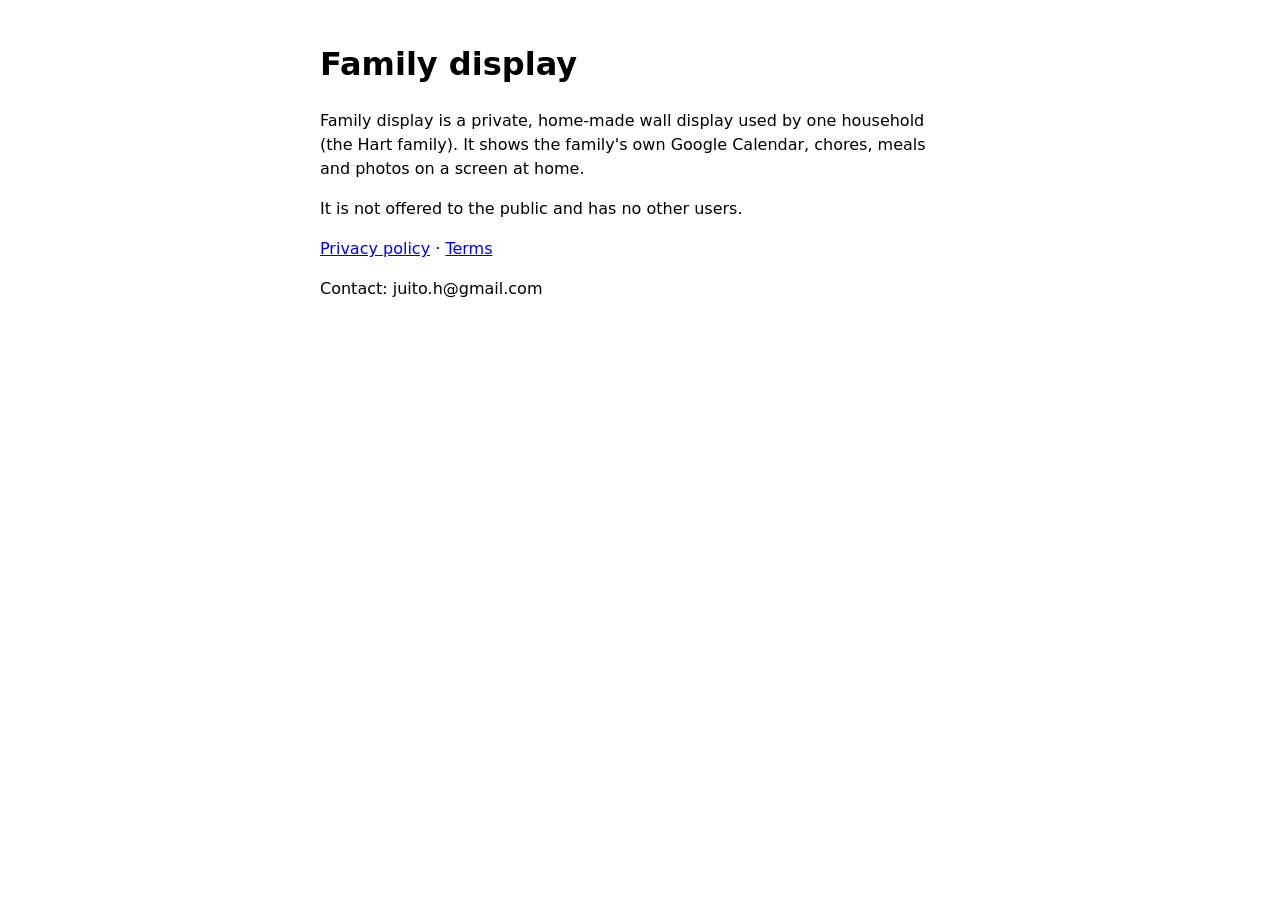
<file: index.html>
<!doctype html><html lang="en"><head><meta charset="utf-8"><meta name="viewport" content="width=device-width,initial-scale=1"><title>Family display</title></head>
<body style="font-family:system-ui;max-width:640px;margin:40px auto;padding:0 16px;line-height:1.5">
<h1>Family display</h1>
<p>Family display is a private, home-made wall display used by one household (the Hart family). It shows the family's own Google Calendar, chores, meals and photos on a screen at home.</p>
<p>It is not offered to the public and has no other users.</p>
<p><a href="privacy.html">Privacy policy</a> · <a href="terms.html">Terms</a></p>
<p>Contact: juito.h@gmail.com</p>
</body></html>
</file>
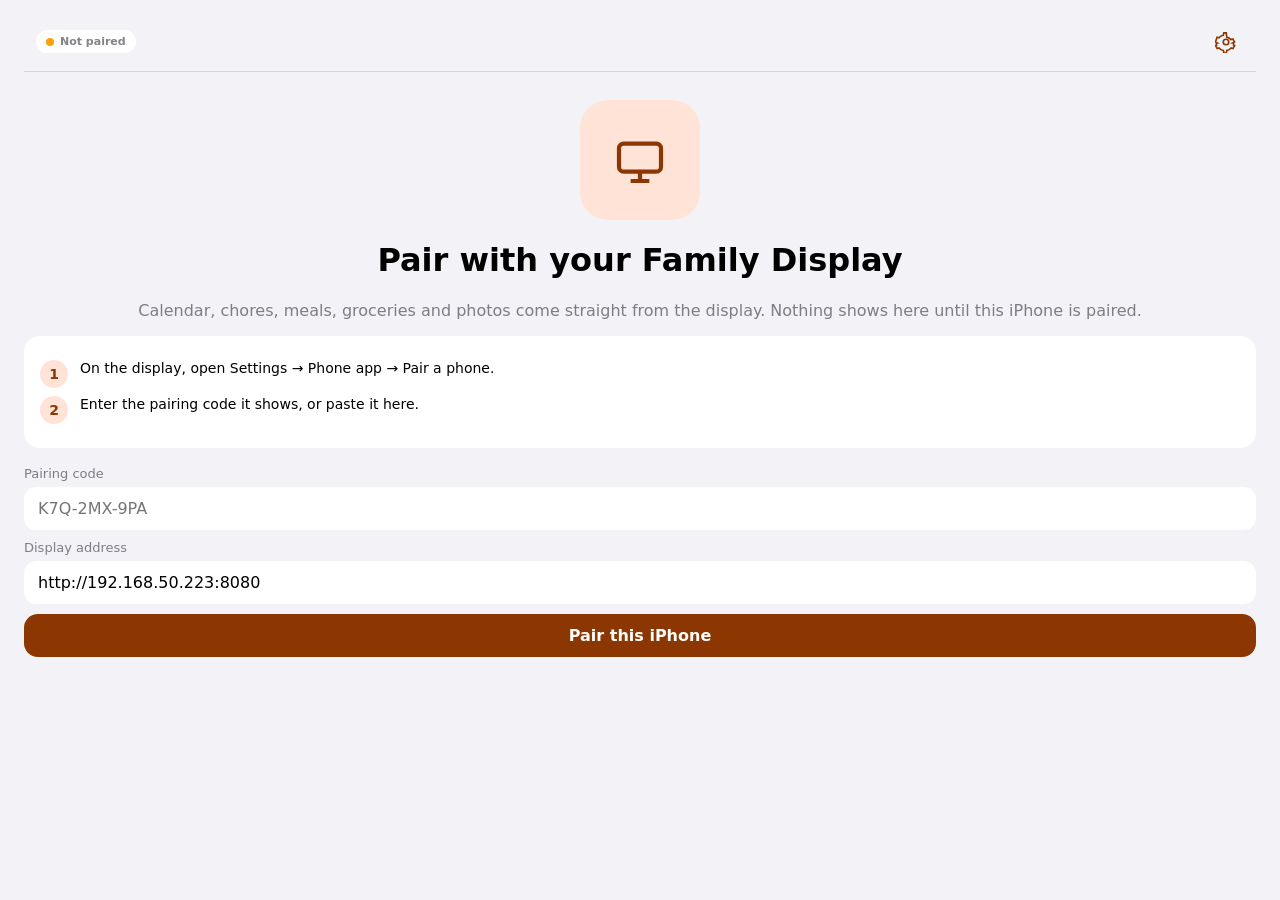
<file: prototype/pwa/index.html>
<!DOCTYPE html>
<html lang="en">
<head>
  <meta charset="utf-8">
  <meta name="viewport" content="width=device-width, initial-scale=1, viewport-fit=cover">
  <meta name="mobile-web-app-capable" content="yes">
  <meta name="apple-mobile-web-app-capable" content="yes">
  <meta name="apple-mobile-web-app-status-bar-style" content="black-translucent">
  <meta name="apple-mobile-web-app-title" content="Family Display">
  <meta name="theme-color" content="#8C3701" media="(prefers-color-scheme: light)">
  <meta name="theme-color" content="#1C120E" media="(prefers-color-scheme: dark)">
  <meta name="description" content="Family Display on your iPhone: calendar, chores, meals, groceries and photos.">
  <link rel="manifest" href="./manifest.webmanifest">
  <link rel="apple-touch-icon" href="./icons/apple-touch-icon.png">
  <link rel="icon" type="image/png" sizes="192x192" href="./icons/icon-192.png">
  <title>Family Display</title>
  <link rel="stylesheet" href="./css/app.css">
</head>
<body>
  <div id="app"></div>
  <script type="module" src="./js/app.js"></script>
</body>
</html>
</file>
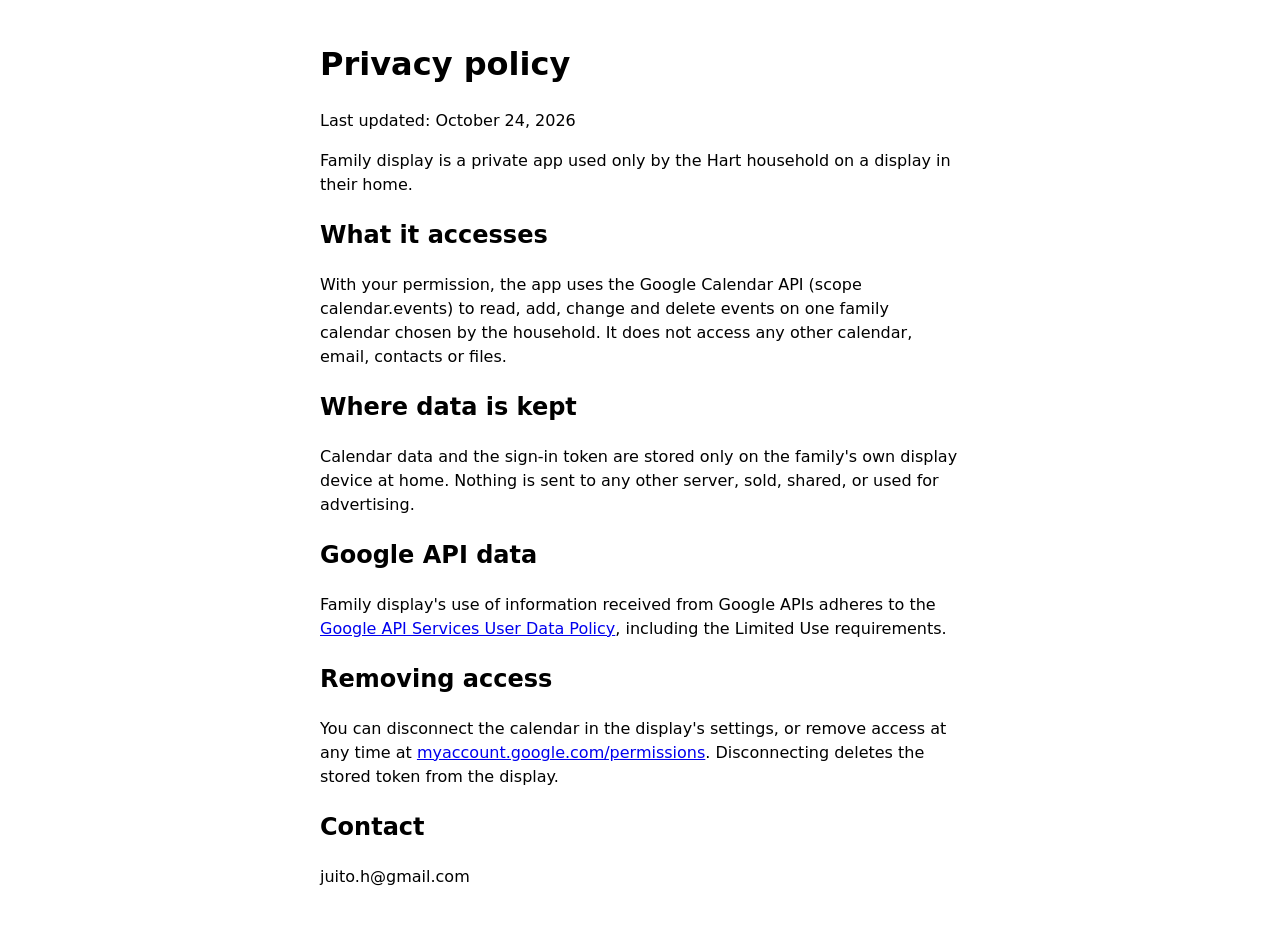
<file: privacy.html>
<!doctype html><html lang="en"><head><meta charset="utf-8"><meta name="viewport" content="width=device-width,initial-scale=1"><title>Family display: Privacy policy</title></head>
<body style="font-family:system-ui;max-width:640px;margin:40px auto;padding:0 16px;line-height:1.5">
<h1>Privacy policy</h1>
<p>Last updated: October 24, 2026</p>
<p>Family display is a private app used only by the Hart household on a display in their home.</p>
<h2>What it accesses</h2>
<p>With your permission, the app uses the Google Calendar API (scope calendar.events) to read, add, change and delete events on one family calendar chosen by the household. It does not access any other calendar, email, contacts or files.</p>
<h2>Where data is kept</h2>
<p>Calendar data and the sign-in token are stored only on the family's own display device at home. Nothing is sent to any other server, sold, shared, or used for advertising.</p>
<h2>Google API data</h2>
<p>Family display's use of information received from Google APIs adheres to the <a href="https://developers.google.com/terms/api-services-user-data-policy">Google API Services User Data Policy</a>, including the Limited Use requirements.</p>
<h2>Removing access</h2>
<p>You can disconnect the calendar in the display's settings, or remove access at any time at <a href="https://myaccount.google.com/permissions">myaccount.google.com/permissions</a>. Disconnecting deletes the stored token from the display.</p>
<h2>Contact</h2>
<p>juito.h@gmail.com</p>
</body></html>
</file>
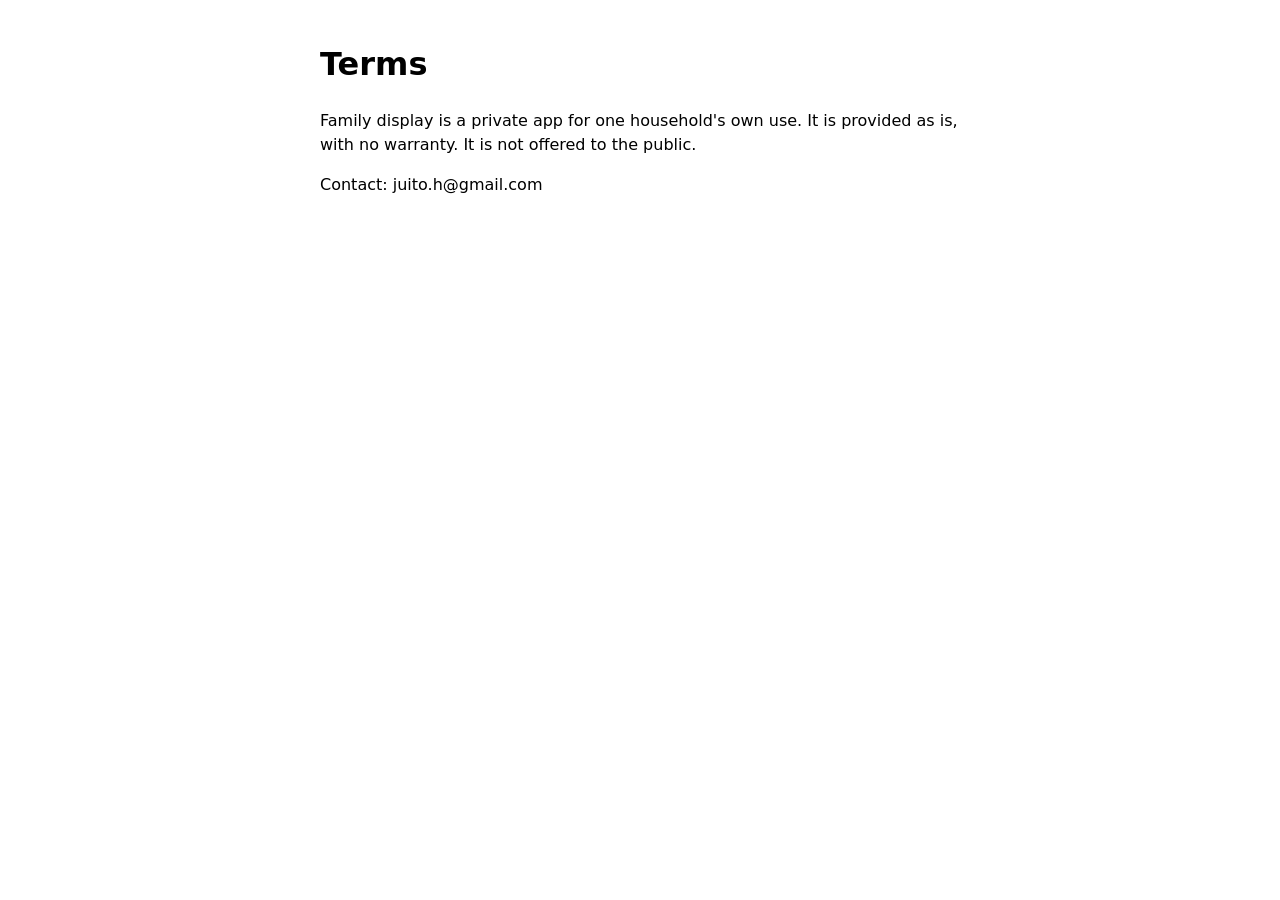
<file: terms.html>
<!doctype html><html lang="en"><head><meta charset="utf-8"><meta name="viewport" content="width=device-width,initial-scale=1"><title>Family display: Terms</title></head>
<body style="font-family:system-ui;max-width:640px;margin:40px auto;padding:0 16px;line-height:1.5">
<h1>Terms</h1>
<p>Family display is a private app for one household's own use. It is provided as is, with no warranty. It is not offered to the public.</p>
<p>Contact: juito.h@gmail.com</p>
</body></html>
</file>
<file: prototype/pwa/css/app.css>
:root {
  --accent-ink: #8C3701;
  --accent-fill: #FFE3D7;
  --accent-mid: #C16D45;
  --on-accent: #FFFFFF;
  --accent-stroke: #5C2400;
  --grocery-fill: #E3F5E8;
  --grocery-ink: #1E6B45;
  --star: #C99A00;
  --now: #E5383B;
  --error: #A8234A;
  --error-fill: #FCEAF0;
  --bg: #F2F2F7;
  --bg-grouped: #F2F2F7;
  --surface: #FFFFFF;
  --surface-2: #F2F2F7;
  --text: #000000;
  --text-secondary: rgba(60, 60, 67, 0.64);
  --text-tertiary: rgba(60, 60, 67, 0.34);
  --sep: rgba(60, 60, 67, 0.16);
  --tab-bg: rgba(249, 249, 249, 0.92);
  --tab-solid: #F9F9F9;
  --shadow: 0 10px 30px rgba(0, 0, 0, 0.18);
  --nav-h: 52px;
  --tab-h: 56px;
  --safe-top: env(safe-area-inset-top, 0px);
  --safe-bottom: env(safe-area-inset-bottom, 0px);
  /* Extra pixels below the layout viewport on iOS standalone. JS sets this. */
  --standalone-gap: 0px;
  --radius: 12px;
  color-scheme: light;
}

[data-theme="dark"] {
  --accent-ink: #FFB08C;
  --accent-fill: #3D1C0E;
  --accent-mid: #E58E66;
  --on-accent: #2A1005;
  --accent-stroke: #C9764E;
  --grocery-fill: #143326;
  --grocery-ink: #7DCEA0;
  --star: #E8C04A;
  --now: #FF6B6E;
  --error: #FF8AA3;
  --error-fill: #3A1520;
  --bg: #000000;
  --bg-grouped: #000000;
  --surface: #1C1C1E;
  --surface-2: #2C2C2E;
  --text: #FFFFFF;
  --text-secondary: rgba(235, 235, 245, 0.62);
  --text-tertiary: rgba(235, 235, 245, 0.34);
  --sep: rgba(84, 84, 88, 0.65);
  --tab-bg: rgba(22, 22, 24, 0.94);
  --tab-solid: #161618;
  --shadow: 0 10px 30px rgba(0, 0, 0, 0.5);
  color-scheme: dark;
}

@media (prefers-color-scheme: dark) {
  :root:not([data-theme="light"]) {
    --accent-ink: #FFB08C;
    --accent-fill: #3D1C0E;
    --accent-mid: #E58E66;
    --on-accent: #2A1005;
    --accent-stroke: #C9764E;
    --grocery-fill: #143326;
    --grocery-ink: #7DCEA0;
    --star: #E8C04A;
    --now: #FF6B6E;
    --error: #FF8AA3;
    --error-fill: #3A1520;
    --bg: #000000;
    --bg-grouped: #000000;
    --surface: #1C1C1E;
    --surface-2: #2C2C2E;
    --text: #FFFFFF;
    --text-secondary: rgba(235, 235, 245, 0.62);
    --text-tertiary: rgba(235, 235, 245, 0.34);
    --sep: rgba(84, 84, 88, 0.65);
    --tab-bg: rgba(22, 22, 24, 0.94);
    --tab-solid: #161618;
    --shadow: 0 10px 30px rgba(0, 0, 0, 0.5);
    color-scheme: dark;
  }
}

* { box-sizing: border-box; -webkit-tap-highlight-color: transparent; }
html, body { height: 100%; margin: 0; }
html { background: var(--tab-solid); }
@supports (height: 100dvh) {
  html, body, #app, .app { height: 100dvh; }
}
body {
  font-family: -apple-system, BlinkMacSystemFont, "SF Pro Text", "Segoe UI", system-ui, sans-serif;
  background: var(--bg);
  color: var(--text);
  overflow: hidden;
}
button, input, textarea, select { font: inherit; color: inherit; }
button { background: none; border: 0; padding: 0; cursor: pointer; }
img { max-width: 100%; display: block; }

#app { height: 100%; }
.app {
  height: 100%;
  min-height: 0;
  display: flex;
  flex-direction: column;
  overflow: hidden;
  background: var(--bg-grouped);
}

.app.shot {
  --safe-top: 47px;
  --safe-bottom: 34px;
}

.navbar {
  display: flex;
  align-items: center;
  gap: 8px;
  min-height: calc(var(--nav-h) + var(--safe-top));
  padding: var(--safe-top) 12px 8px;
  /* Opaque. backdrop-filter here smears the status bar and "Home Wi-Fi"
     on iOS standalone (nested blurs + a transformed scroller). */
  background: var(--bg);
  border-bottom: 0.5px solid var(--sep);
  flex: 0 0 auto;
  z-index: 5;
}
.navbar h1 {
  font-size: 17px;
  font-weight: 650;
  margin: 0;
  flex: 1;
  text-align: center;
  letter-spacing: -0.3px;
}
.navbar .side { width: 88px; display: flex; align-items: center; gap: 4px; }
.navbar .side.right { justify-content: flex-end; }

.badge {
  display: inline-flex;
  align-items: center;
  gap: 6px;
  padding: 5px 10px;
  border-radius: 999px;
  background: var(--surface);
  font-size: 11px;
  font-weight: 600;
  color: var(--text-secondary);
  white-space: nowrap;
}
.badge i {
  width: 8px; height: 8px; border-radius: 50%; display: inline-block;
  background: #E03E2F;
}
.badge.ok i { background: #34C759; }
.badge.sample i { background: var(--accent-mid); }
.badge.warn i { background: #FF9F0A; }

.icon-btn {
  width: 36px; height: 36px;
  display: grid; place-items: center;
  color: var(--accent-ink);
  border-radius: 10px;
}
.icon-btn svg { width: 22px; height: 22px; }

.segmented {
  display: flex;
  background: var(--surface-2);
  border-radius: 9px;
  padding: 2px;
  width: 190px;
  margin: 0 auto;
}
.segmented button {
  flex: 1;
  text-align: center;
  padding: 6px 8px;
  border-radius: 7px;
  font-size: 13px;
  font-weight: 600;
  color: var(--text);
}
.segmented button.on {
  background: var(--surface);
  box-shadow: 0 0.5px 2px rgba(0,0,0,0.16);
}

.scroll {
  flex: 1 1 auto;
  min-height: 0;
  min-width: 0;
  overflow-y: auto;
  overflow-x: hidden;
  -webkit-overflow-scrolling: touch;
  overscroll-behavior: contain;
  scroll-behavior: auto;
  padding: 8px 16px calc(var(--tab-h) + var(--safe-bottom) + 76px);
}
/* The sticky week bar must start at the scrollport edge. Top padding would
   leave a slit where the day underneath shows through, under the navbar. */
.scroll:has(.cal-top) { padding-top: 0; }

.group { margin: 14px 0 8px; }
.group-head {
  display: flex;
  align-items: center;
  gap: 8px;
  padding: 8px 4px 8px;
  font-size: 13px;
  font-weight: 650;
  color: var(--text);
}
.group-head .today {
  font-size: 11px;
  font-weight: 700;
  color: var(--accent-ink);
  background: var(--accent-fill);
  padding: 2px 6px;
  border-radius: 999px;
}
.card {
  background: var(--surface);
  border-radius: var(--radius);
  overflow: hidden;
}
.row {
  display: flex;
  align-items: center;
  gap: 12px;
  padding: 12px 14px;
  min-height: 56px;
  width: 100%;
  text-align: left;
  position: relative;
  background: var(--surface);
}
.row + .row { border-top: 0.5px solid var(--sep); }
.row .grow { flex: 1; min-width: 0; }
.row .title { font-weight: 600; line-height: 1.25; }
.row .sub { font-size: 12px; color: var(--text-secondary); margin-top: 2px; display: flex; gap: 6px; align-items: center; }
.swipe-wrap { overflow: hidden; background: transparent; }
.swipe-wrap.swiping { background: #E53935; }
.swipe-wrap:has(.event) { margin: 4px 0; border-radius: 10px; }
.swipe-wrap > * { width: 100%; display: flex; }
.swipe-wrap.swiping .row { will-change: transform; }

.tabbar {
  position: fixed;
  left: 0; right: 0; bottom: 0;
  height: calc(var(--tab-h) + var(--safe-bottom));
  padding: 4px 6px var(--safe-bottom);
  display: flex;
  background: var(--tab-solid);
  border-top: 0.5px solid var(--sep);
  z-index: 6;
}
/* Home Screen only: WebKit's layout viewport can end above the glass
   (safe-area and/or the status-bar delta). Extend the bar's own background
   into that strip. The icon row stays on the viewport edge. */
html.standalone .tabbar {
  bottom: calc(0px - var(--standalone-gap));
  height: calc(var(--tab-h) + var(--safe-bottom) + var(--standalone-gap));
  padding: 4px 6px calc(var(--safe-bottom) + var(--standalone-gap));
}
html.standalone .tabbar::after {
  content: "";
  position: absolute;
  left: 0; right: 0; top: 100%;
  height: var(--standalone-gap);
  background: var(--tab-solid);
}
.tabbar button {
  flex: 1;
  display: flex;
  flex-direction: column;
  align-items: center;
  gap: 2px;
  color: var(--text-secondary);
  font-size: 10px;
  font-weight: 530;
  padding-top: 4px;
}
.tabbar button.on { color: var(--accent-ink); }
.tabbar svg { width: 24px; height: 24px; }

.fab {
  position: fixed;
  right: 18px;
  bottom: calc(var(--tab-h) + var(--safe-bottom) + 16px);
  width: 56px; height: 56px;
  border-radius: 50%;
  background: var(--accent-ink);
  color: var(--on-accent);
  display: grid; place-items: center;
  box-shadow: 0 8px 20px color-mix(in srgb, var(--accent-ink) 40%, transparent);
  z-index: 7;
  border: 2px solid var(--accent-stroke);
}
.fab svg { width: 26px; height: 26px; }

.week-nav {
  display: flex;
  align-items: center;
  padding: 4px 8px 2px;
  color: var(--accent-ink);
}
.week-nav .mid { flex: 1; text-align: center; font-size: 15px; font-weight: 650; color: var(--text); }
.week-strip { display: flex; gap: 4px; padding: 6px 4px 10px; }
.week-strip button {
  flex: 1;
  text-align: center;
  padding: 8px 0;
  border-radius: 12px;
  display: flex;
  flex-direction: column;
  align-items: center;
  gap: 4px;
}
.week-strip .dow { font-size: 11px; font-weight: 650; color: var(--text-secondary); }
.week-strip .dom { font-size: 20px; font-weight: 580; font-variant-numeric: tabular-nums; }
.week-strip .dot { width: 5px; height: 5px; border-radius: 50%; background: transparent; }
.week-strip button.has .dot { background: var(--accent-mid); }
.week-strip button.today .dom { color: var(--accent-ink); font-weight: 750; }
.week-strip button.today { background: var(--accent-fill); }
.week-strip button.sel { background: var(--accent-ink); }
.week-strip button.sel .dow { color: color-mix(in srgb, var(--on-accent) 85%, transparent); }
.week-strip button.sel .dom { color: var(--on-accent); }
.week-strip button.sel .dot { background: var(--on-accent); }

.event {
  display: flex;
  align-items: center;
  gap: 12px;
  padding: 10px 12px 10px 0;
  margin: 0;
  border-radius: 10px;
  min-height: 58px;
}
.event .bar { width: 5px; align-self: stretch; border-radius: 3px; flex: 0 0 5px; margin: 8px 0 8px 12px; }
.event .who { width: 28px; height: 28px; }

.now-line {
  display: flex;
  align-items: center;
  gap: 0;
  padding: 2px 0;
}
.now-line span {
  background: var(--now);
  color: #fff;
  font-size: 11px;
  font-weight: 750;
  font-variant-numeric: tabular-nums;
  padding: 2px 7px;
  border-radius: 999px;
}
.now-line i { height: 2px; background: var(--now); flex: 1; }

.avatar {
  display: grid; place-items: center;
  border-radius: 50%;
  font-weight: 650;
  flex: 0 0 auto;
  border: 1.5px solid color-mix(in srgb, currentColor 30%, transparent);
}
.check {
  width: 26px; height: 26px; border-radius: 50%;
  border: 2px solid var(--text-tertiary);
  display: grid; place-items: center;
  flex: 0 0 26px;
}
.check.on { background: var(--ck, var(--accent-mid)); border-color: var(--ck, var(--accent-mid)); color: #fff; }
.star { color: var(--star); font-size: 12px; font-weight: 650; display: inline-flex; gap: 2px; align-items: center; }
.muted { color: var(--text-tertiary); font-size: 12px; }
.done .title { text-decoration: line-through; color: var(--text-secondary); }

.chips { display: flex; gap: 8px; overflow-x: auto; -webkit-overflow-scrolling: touch; padding: 4px 0 8px; scrollbar-width: none; }
.chips::-webkit-scrollbar { display: none; }
.chip {
  flex: 0 0 auto;
  display: inline-flex;
  align-items: center;
  gap: 6px;
  height: 34px;
  padding: 0 10px;
  border-radius: 999px;
  font-size: 14px;
  font-weight: 580;
  background: var(--accent-fill);
  color: var(--accent-ink);
}
.chip.on { background: var(--accent-ink); color: var(--on-accent); }
.chip.person { width: 112px; justify-content: center; }
.chip .mini {
  width: 20px; height: 20px; border-radius: 50%;
  display: grid; place-items: center;
  background: rgba(255,255,255,0.6);
  font-size: 11px; font-weight: 700;
}

.thumb {
  width: 56px; height: 56px; border-radius: 11px;
  overflow: hidden; flex: 0 0 56px;
  background: var(--accent-fill);
  display: grid; place-items: center;
}
.thumb img { width: 100%; height: 100%; object-fit: cover; }
.thumb.sm { width: 40px; height: 40px; border-radius: 8px; flex-basis: 40px; }
.placeholder {
  width: 100%; height: 100%;
  display: grid; place-items: center;
}

.empty {
  text-align: center;
  padding: 48px 24px;
  color: var(--text-secondary);
}
.empty .big { font-size: 44px; margin-bottom: 8px; }
.empty h2 { margin: 0 0 6px; color: var(--text); font-size: 20px; }
.empty p { margin: 0; font-size: 15px; line-height: 1.4; }

.banner {
  display: flex; gap: 8px; align-items: flex-start;
  background: var(--error-fill); color: var(--error);
  padding: 10px 12px; border-radius: 12px; margin: 8px 0;
  font-size: 13px;
}

.reward-card {
  border-radius: 20px;
  padding: 14px;
  margin: 0 0 14px;
}
.reward-row {
  display: flex; align-items: center; gap: 8px;
  background: color-mix(in srgb, #fff 70%, transparent);
  border-radius: 12px; padding: 10px; margin-top: 8px;
}
[data-theme="dark"] .reward-row,
:root:not([data-theme="light"]) .reward-row { background: color-mix(in srgb, #000 28%, transparent); }
@media (prefers-color-scheme: light) {
  :root:not([data-theme="dark"]) .reward-row { background: color-mix(in srgb, #fff 70%, transparent); }
}

.btn {
  display: inline-flex; align-items: center; justify-content: center; gap: 6px;
  padding: 12px 16px; border-radius: 14px; font-weight: 650;
  background: var(--accent-ink); color: var(--on-accent); width: 100%;
}
.btn svg { width: 20px; height: 20px; flex: 0 0 20px; }
.lock-screen .btn { width: auto; min-width: 220px; padding: 12px 20px; }
.lock-screen .hero svg,
.pair-home .hero svg { width: 56px; height: 56px; }
.btn.ghost { background: var(--accent-fill); color: var(--accent-ink); }
.btn.danger { background: #E53935; color: #fff; }
.btn:disabled { opacity: 0.4; }

.sheet-back {
  position: fixed; inset: 0;
  background: rgba(0,0,0,0.35);
  z-index: 20;
  display: flex; align-items: flex-end; justify-content: center;
}
.sheet {
  background: var(--bg);
  border-radius: 28px 28px 0 0;
  width: 100%; max-width: 520px;
  max-height: 88vh;
  padding: 10px 0 calc(16px + var(--safe-bottom));
  transform: translateZ(0);
  animation: up 0.22s ease-out;
}
.sheet.center {
  margin: auto 16px;
  border-radius: 28px;
  max-height: 80vh;
  align-self: center;
}
@keyframes up { from { transform: translate3d(0, 24px, 0); opacity: 0.6; } to { transform: none; opacity: 1; } }
.sheet-handle { width: 36px; height: 5px; border-radius: 99px; background: var(--sep); margin: 4px auto 8px; }
.sheet-bar { display: flex; align-items: center; padding: 4px 16px 10px; }
.sheet-bar h2 { flex: 1; text-align: center; margin: 0; font-size: 17px; }
.sheet .form { padding: 0 16px; overflow-y: auto; -webkit-overflow-scrolling: touch; max-height: 72vh; }
.field { margin: 10px 0; }
.field label { display: block; font-size: 13px; color: var(--text-secondary); margin-bottom: 6px; }
.field input, .field textarea, .field select {
  width: 100%; background: var(--surface); border: 0; border-radius: 12px;
  padding: 12px 14px; outline: none;
}

.confirm-back { position: fixed; inset: 0; background: rgba(0,0,0,0.32); z-index: 30; display: grid; place-items: end center; padding: 0 12px calc(12px + var(--safe-bottom)); }
.confirm {
  width: 100%; max-width: 400px; background: color-mix(in srgb, var(--surface) 92%, transparent);
  -webkit-backdrop-filter: blur(20px); backdrop-filter: blur(20px);
  border-radius: 14px; overflow: hidden; text-align: center; margin-bottom: 8px;
}
.confirm h3 { margin: 18px 16px 6px; font-size: 17px; }
.confirm p { margin: 0 16px 14px; font-size: 13px; color: var(--text-secondary); }
.confirm button { display: block; width: 100%; padding: 16px; border-top: 0.5px solid var(--sep); font-size: 17px; }
.confirm button.destructive { color: #E53935; font-weight: 650; }
.confirm .cancel-group { background: var(--surface); border-radius: 14px; margin-top: 8px; }

.pin-back { position: fixed; inset: 0; background: rgba(0,0,0,0.35); z-index: 40; display: grid; place-items: center; padding: 16px; }
.pin {
  width: min(400px, 100%); background: var(--surface); border-radius: 28px;
  padding: 28px 24px 20px; text-align: center; box-shadow: var(--shadow);
}
.pin .lock {
  width: 72px; height: 72px; margin: 0 auto 14px; border-radius: 50%;
  background: var(--accent-fill); color: var(--accent-ink); display: grid; place-items: center;
}
.pin h2 { margin: 0 0 6px; font-size: 22px; }
.pin .purpose { color: var(--text-secondary); margin: 0 0 16px; }
.dots { display: flex; justify-content: center; gap: 20px; margin: 8px 0 16px; }
.dots b { width: 20px; height: 20px; border-radius: 50%; border: 2.5px solid var(--text); }
.dots b.on { background: var(--text); }
.pad { display: grid; grid-template-columns: repeat(3, 88px); gap: 12px; justify-content: center; }
.pad button {
  width: 88px; height: 64px; border-radius: 16px; background: var(--surface-2);
  font-size: 30px; font-weight: 500; font-variant-numeric: tabular-nums;
}
.pad button.ghost { background: transparent; font-size: 16px; font-weight: 650; color: var(--accent-ink); }
.pin .msg { min-height: 44px; color: var(--error); font-weight: 650; font-size: 14px; display: grid; place-items: center; }

.lock-screen {
  height: 100%; display: flex; flex-direction: column; align-items: center; justify-content: center;
  padding: 32px 28px; text-align: center; background: var(--bg);
}
.lock-screen .hero {
  width: 120px; height: 120px; border-radius: 28px; background: var(--accent-fill);
  color: var(--accent-ink); display: grid; place-items: center; margin-bottom: 22px;
}
.lock-screen h1 { font-size: 24px; margin: 0 0 8px; }
.lock-screen p { color: var(--text-secondary); margin: 0 0 24px; line-height: 1.4; }

.pair-home {
  flex: 1 1 auto;
  min-height: 0;
  width: 100%;
  overflow-y: auto;
  -webkit-overflow-scrolling: touch;
  padding: 20px 24px calc(40px + var(--safe-bottom));
}
.pair-home .hero {
  width: 120px; height: 120px; border-radius: 28px; background: var(--accent-fill);
  color: var(--accent-ink); display: grid; place-items: center; margin: 28px auto 18px;
}
.steps { background: var(--surface); border-radius: 16px; padding: 16px; text-align: left; }
.step { display: flex; gap: 12px; margin: 8px 0; font-size: 14px; }
.step b {
  width: 28px; height: 28px; border-radius: 50%; background: var(--accent-fill); color: var(--accent-ink);
  display: grid; place-items: center; flex: 0 0 28px;
}

.remote-grid { display: grid; grid-template-columns: 1fr 1fr; gap: 12px; }
.big-btn {
  background: var(--accent-ink); color: var(--on-accent);
  border-radius: 16px; padding: 16px 8px; text-align: center; font-weight: 650;
}
.big-btn.sleep { background: #3B327C; color: #fff; }
.big-btn.mid { background: var(--accent-mid); color: var(--on-accent); }
.slider { width: 100%; accent-color: var(--accent-mid); }

.footer-note { font-size: 12px; color: var(--text-secondary); padding: 8px 4px 16px; display: flex; gap: 6px; align-items: center; }
.undo {
  position: fixed; left: 16px; right: 92px; bottom: calc(var(--tab-h) + var(--safe-bottom) + 16px);
  background: #262626; color: #fff; border-radius: 14px; min-height: 52px;
  display: flex; align-items: center; padding: 0 16px; z-index: 8;
  font-size: 14px; font-weight: 650;
}
.undo button { margin-left: auto; color: #FFC9A8; font-weight: 750; }

.quick-menu {
  position: fixed; inset: 0; background: rgba(0,0,0,0.28); z-index: 15;
  display: flex; align-items: flex-end; justify-content: flex-end;
  padding: 0 18px calc(var(--tab-h) + var(--safe-bottom) + 84px);
}
.quick-menu ul {
  list-style: none; margin: 0; padding: 8px; background: var(--surface);
  border-radius: 16px; min-width: 200px; box-shadow: var(--shadow);
}
.quick-menu li button { display: flex; gap: 10px; align-items: center; width: 100%; padding: 12px 14px; font-weight: 600; }

.status { display: flex; gap: 14px; align-items: center; background: var(--surface); border-radius: 18px; padding: 14px; }

.recipe-hero { height: 230px; background: var(--surface-2); overflow: hidden; }
.recipe-hero img { width: 100%; height: 100%; object-fit: cover; }
.stars-edit button { color: var(--star); font-size: 22px; padding: 2px; }

.hide { display: none !important; }
.sr { position: absolute; width: 1px; height: 1px; overflow: hidden; clip: rect(0 0 0 0); }

.cal-top {
  position: sticky;
  top: 0;
  z-index: 2;
  background: var(--bg-grouped);
  padding: 0 16px 4px;
  margin: 0 -16px;
}

.group { scroll-margin-top: var(--cal-sticky, 0px); }
</file>
